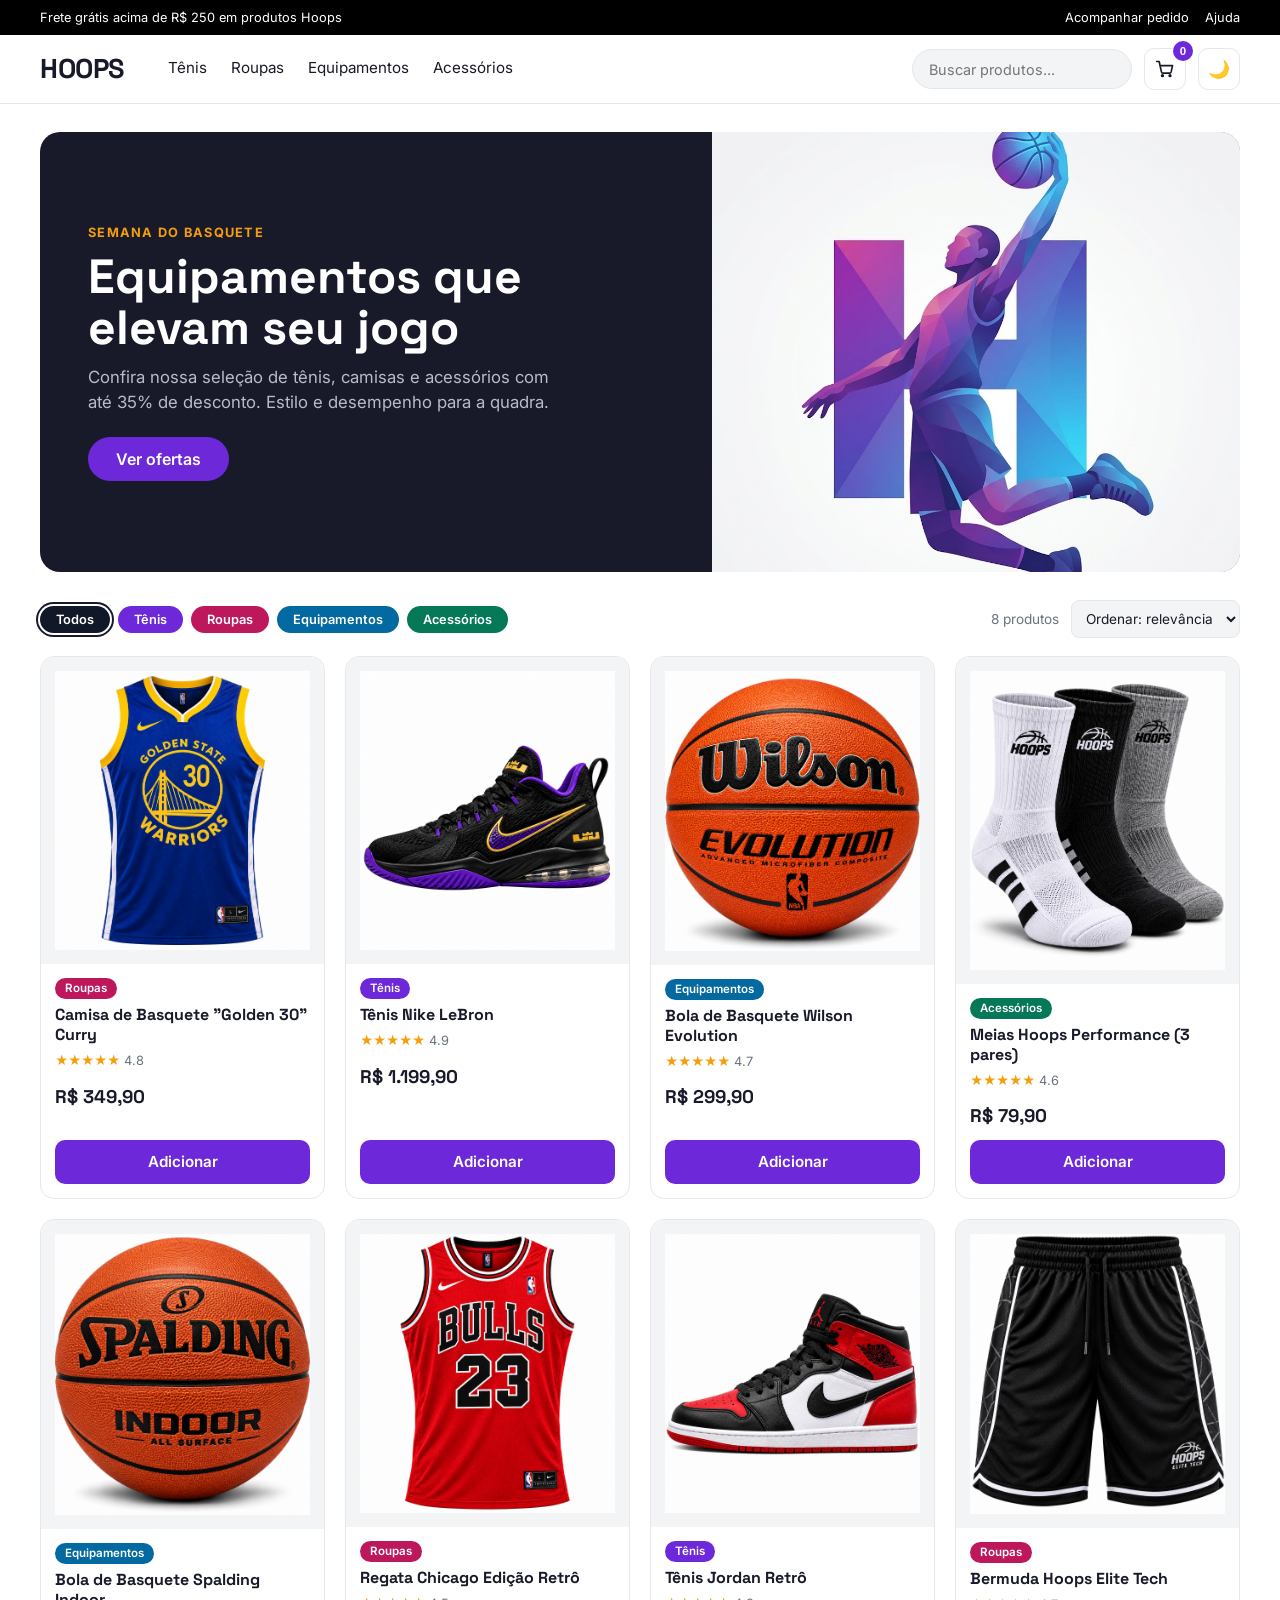
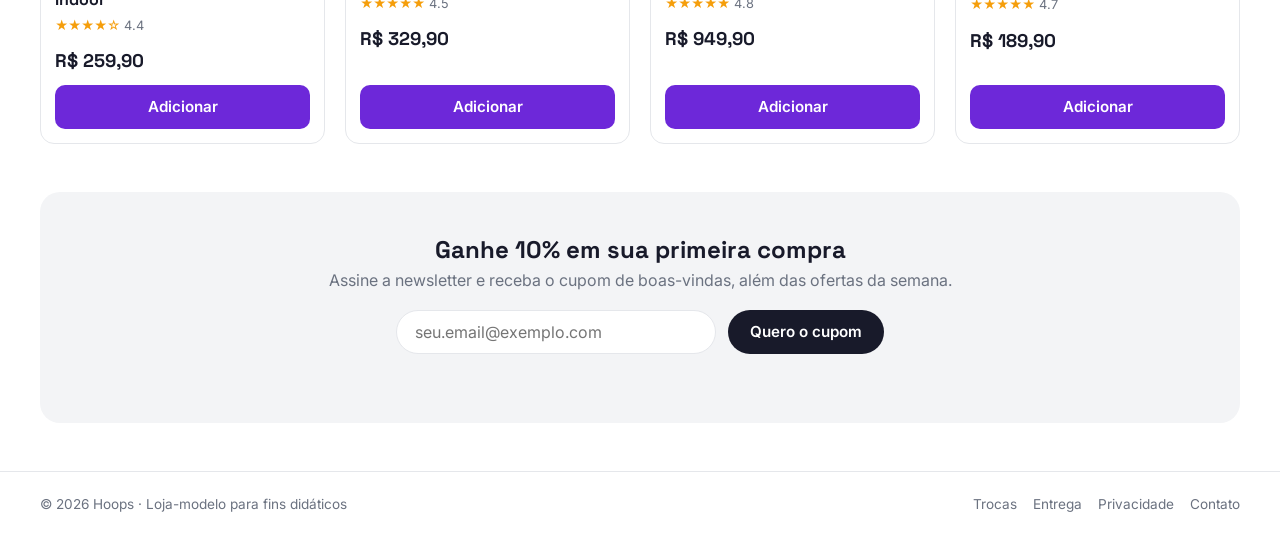
<file: index.html>
<!doctype html>
<html lang="pt-BR">
  <head>
    <meta charset="UTF-8" />
    <meta name="viewport" content="width=device-width, initial-scale=1.0" />
    <meta
      name="description"
      content="Hoops: loja virtual de tênis, roupas e equipamentos de basquete."
    />
    <title>Hoops | Loja de Basquete</title>
    <link rel="preconnect" href="https://fonts.googleapis.com" />
    <link rel="preconnect" href="https://fonts.gstatic.com" crossorigin />
    <link
      href="https://fonts.googleapis.com/css2?family=Inter:wght@400;600&family=Space+Grotesk:wght@500;700&display=swap"
      rel="stylesheet"
    />
    <link rel="stylesheet" href="./style/style.css" />
    <script type="module" src="./js/app.js"></script>
  </head>
  <body>
    <div class="topbar">
      <div class="container">
        <p>Frete grátis acima de R$ 250 em produtos Hoops</p>
        <p><a href="#">Acompanhar pedido</a><a href="#">Ajuda</a></p>
      </div>
    </div>

    <header class="masthead">
      <div class="container">
        <a class="logo" href="#inicio" aria-label="Hoops, início">HOOPS</a>

        <nav aria-label="Categorias">
          <a href="#produtos" data-cat="Tênis">Tênis</a>
          <a href="#produtos" data-cat="Roupas">Roupas</a>
          <a href="#produtos" data-cat="Equipamentos">Equipamentos</a>
          <a href="#produtos" data-cat="Acessórios">Acessórios</a>
        </nav>

        <div class="acoes">
          <input
            id="busca"
            class="busca"
            type="search"
            placeholder="Buscar produtos..."
            aria-label="Buscar produtos"
          />
          <button
            id="btn-carrinho"
            class="icone"
            type="button"
            aria-controls="drawer"
            aria-label="Abrir carrinho, 0 itens"
          >
            <svg
              width="20"
              height="20"
              viewBox="0 0 24 24"
              fill="none"
              stroke="currentColor"
              stroke-width="2"
              stroke-linecap="round"
              stroke-linejoin="round"
              aria-hidden="true"
            >
              <circle cx="9" cy="20" r="1" />
              <circle cx="18" cy="20" r="1" />
              <path
                d="M2 3h3l2.7 12.4a2 2 0 0 0 2 1.6h7.7a2 2 0 0 0 2-1.5L21 8H6"
              />
            </svg>
            <span id="contador" class="contador" aria-hidden="true">0</span>
          </button>
          <button
            id="btn-tema"
            class="icone"
            type="button"
            aria-label="Ativar tema escuro"
          >
            🌙
          </button>
        </div>
      </div>
    </header>

    <main id="inicio">
      <section class="hero container" aria-labelledby="titulo-hero">
        <div class="hero-texto">
          <p class="eyebrow">SEMANA DO BASQUETE</p>
          <h1 id="titulo-hero">Equipamentos que elevam seu jogo</h1>
          <p>
            Confira nossa seleção de tênis, camisas e acessórios com até 35% de
            desconto. Estilo e desempenho para a quadra.
          </p>
          <a class="btn btn-pill" href="#produtos">Ver ofertas</a>
        </div>
        <div class="hero-img">
          <img
            src="media/hoops-destaque.jpg"
            alt="Jogador de basquete em salto de enterrada diante da letra H"
          />
        </div>
      </section>

      <section
        id="produtos"
        class="container"
        aria-labelledby="titulo-produtos"
      >
        <h2 id="titulo-produtos" class="sr-only">Produtos</h2>

        <div class="toolbar">
          <div
            id="filtros"
            class="filtros"
            role="group"
            aria-label="Filtrar por categoria"
          ></div>
          <p id="total-produtos" class="total-produtos" aria-live="polite">
            0 produtos
          </p>
          <select id="ordem" aria-label="Ordenar produtos">
            <option value="relevancia">Ordenar: relevância</option>
            <option value="menor">Menor preço</option>
            <option value="maior">Maior preço</option>
            <option value="avaliacao">Melhor avaliação</option>
          </select>
        </div>

        <div id="grade" class="grade"></div>
        <p id="vazio" class="vazio" hidden>
          Nenhum produto encontrado. Tente outra busca ou categoria.
        </p>
      </section>

      <section class="newsletter container" aria-labelledby="titulo-news">
        <h2 id="titulo-news">Ganhe 10% em sua primeira compra</h2>
        <p>
          Assine a newsletter e receba o cupom de boas-vindas, além das ofertas
          da semana.
        </p>
        <form id="form-news" novalidate>
          <input
            id="email"
            type="email"
            placeholder="seu.email@exemplo.com"
            aria-label="Seu e-mail"
            required
          />
          <button class="btn btn-escuro" type="submit">Quero o cupom</button>
        </form>
        <p id="msg-news" role="status"></p>
      </section>
    </main>

    <footer>
      <div class="container">
        <p>© 2026 Hoops · Loja-modelo para fins didáticos</p>
        <p>
          <a href="#">Trocas</a><a href="#">Entrega</a
          ><a href="#">Privacidade</a><a href="#">Contato</a>
        </p>
      </div>
    </footer>

    <div id="overlay" class="overlay" hidden></div>
    <aside
      id="drawer"
      class="drawer"
      aria-labelledby="titulo-carrinho"
      aria-hidden="true"
    >
      <div class="drawer-topo">
        <h2 id="titulo-carrinho">Seu carrinho</h2>
        <button
          id="fechar-carrinho"
          class="icone"
          type="button"
          aria-label="Fechar carrinho"
        >
          ✕
        </button>
      </div>
      <ul id="itens-carrinho" class="itens"></ul>
      <p id="carrinho-vazio" class="vazio">
        Seu carrinho está vazio. Adicione um produto para começar.
      </p>
      <div class="drawer-rodape">
        <p class="linha-total">
          <span>Total</span><strong id="total">R$ 0,00</strong>
        </p>
        <button id="btn-finalizar" class="btn" type="button">
          Finalizar compra
        </button>
      </div>
    </aside>

    <div id="toasts" class="toasts" aria-live="polite"></div>
  </body>
</html>
</file>
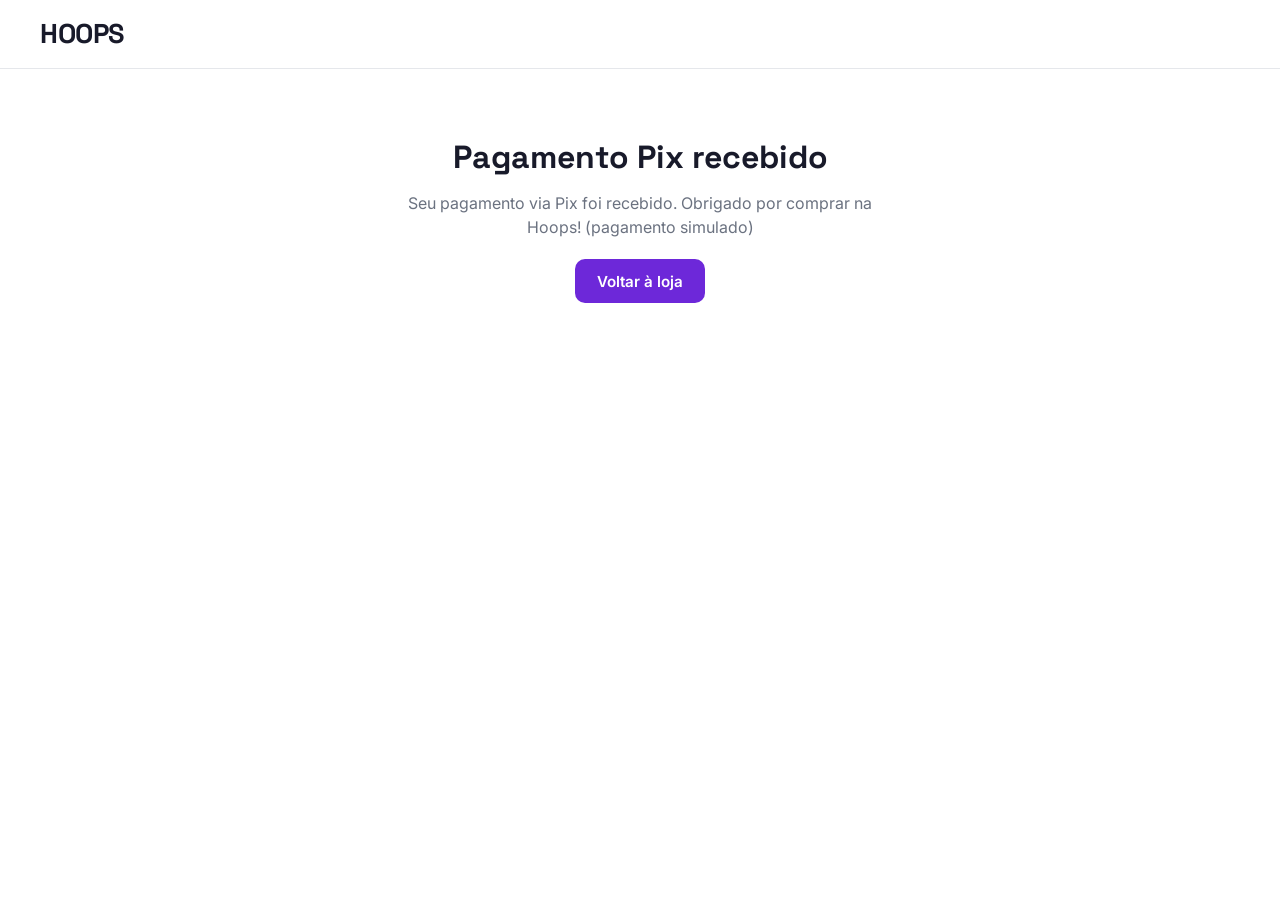
<file: confirmacao.html>
<!doctype html>
<html lang="pt-BR">
  <head>
    <meta charset="UTF-8" />
    <meta name="viewport" content="width=device-width, initial-scale=1.0" />
    <title>Pix recebido | Hoops</title>
    <link rel="preconnect" href="https://fonts.googleapis.com" />
    <link rel="preconnect" href="https://fonts.gstatic.com" crossorigin />
    <link href="https://fonts.googleapis.com/css2?family=Inter:wght@400;600&family=Space+Grotesk:wght@500;700&display=swap" rel="stylesheet" />
    <link rel="stylesheet" href="./style/style.css" />
    <link rel="stylesheet" href="./style/pagamento.css" />
  </head>
  <body>
    <header class="pg-topo">
      <div class="container">
        <a class="logo" href="index.html" aria-label="Hoops, voltar à loja">HOOPS</a>
      </div>
    </header>

    <main class="container confirmacao">
      <h1 id="titulo">Pagamento Pix recebido</h1>
      <p id="texto"></p>
      <a class="btn" href="index.html">Voltar à loja</a>
    </main>

    <script>
      try {
        const salvo = localStorage.getItem("hoops:tema");
        document.documentElement.dataset.tema = salvo || (matchMedia("(prefers-color-scheme: dark)").matches ? "dark" : "light");
      } catch { /* sem localStorage */ }

      const params = new URLSearchParams(location.search);
      const pedido = params.get("pedido") ?? "";
      const total = Number(params.get("total"));
      const texto = document.getElementById("texto");

      if (/^\d{1,8}$/.test(pedido) && Number.isFinite(total) && total > 0) {
        const valor = total.toLocaleString("pt-BR", { style: "currency", currency: "BRL" });
        texto.textContent = `Pedido #${pedido} pago com Pix. Total: ${valor}. Obrigado por comprar na Hoops! (pagamento simulado)`;
      } else {
        texto.textContent = "Seu pagamento via Pix foi recebido. Obrigado por comprar na Hoops! (pagamento simulado)";
      }
    </script>
  </body>
</html>
</file>
<file: style/style.css>
/* ===== Variáveis (paleta e tipografia) ===== */
:root {
  color-scheme: light;
  --paper: #ffffff;
  --ink: #181a2a;
  --slate: #6b7280;
  --mist: #f3f4f6;
  --line: #e5e7eb;
  --accent: #6d28d9;
  --accent-escuro: #5b21b6;
  --star: #f59e0b;
  --tenis: #6d28d9;
  --roupas: #be185d;
  --equipamentos: #0369a1;
  --acessorios: #047857;
  --font-titulo: "Space Grotesk", system-ui, sans-serif;
  --font-corpo: "Inter", system-ui, sans-serif;
  --raio: 14px;
  --hero-bg: #181a2a;
  --hero-texto: #b9bbc8;
  --hero-destaque: #f59e0b;
}

[data-tema="dark"] {
  color-scheme: dark;
  --paper: #0f1117;
  --ink: #f3f4f6;
  --slate: #9ca3af;
  --mist: #1a1d27;
  --line: #2a2e3b;
  --accent: #7c3aed;
  --accent-escuro: #6d28d9;
}

/* ===== Base ===== */
* {
  margin: 0;
  padding: 0;
  box-sizing: border-box;
}
[hidden] {
  display: none !important;
}
body {
  font-family: var(--font-corpo);
  background: var(--paper);
  color: var(--ink);
  line-height: 1.5;
}
h1,
h2,
h3,
.logo,
.preco {
  font-family: var(--font-titulo);
}
a {
  color: inherit;
}
img {
  max-width: 100%;
  display: block;
}
:focus-visible {
  outline: 3px solid var(--accent);
  outline-offset: 2px;
}
.container {
  width: min(1200px, 100% - 40px);
  margin-inline: auto;
}
.sr-only {
  position: absolute;
  width: 1px;
  height: 1px;
  overflow: hidden;
  clip: rect(0 0 0 0);
}

.btn {
  display: inline-flex;
  align-items: center;
  justify-content: center;
  min-height: 44px;
  padding: 10px 22px;
  border: 0;
  border-radius: 10px;
  background: var(--accent);
  color: #fff;
  font: 600 0.95rem var(--font-corpo);
  text-decoration: none;
  cursor: pointer;
  transition: background 0.2s;
}
.btn:hover {
  background: var(--accent-escuro);
}
.btn:disabled {
  opacity: 0.5;
  cursor: not-allowed;
}
.btn-pill {
  border-radius: 999px;
  margin-top: 18px;
}
.btn-escuro {
  background: var(--ink);
  color: var(--paper);
  border-radius: 999px;
}
.btn-escuro:hover {
  background: var(--slate);
}

/* ===== Barra superior e masthead ===== */
.topbar {
  background: #000;
  color: #fff;
  font-size: 0.8rem;
  padding: 8px 0;
}
.topbar .container,
.masthead .container,
footer .container {
  display: flex;
  align-items: center;
  justify-content: space-between;
  gap: 16px;
}
.topbar a,
footer a {
  margin-left: 16px;
  text-decoration: none;
}
.topbar a:hover,
footer a:hover {
  text-decoration: underline;
}

.masthead {
  position: sticky;
  top: 0;
  z-index: 20;
  background: var(--paper);
  border-bottom: 1px solid var(--line);
}
.masthead .container {
  height: 68px;
}
.logo {
  font-size: 1.7rem;
  font-weight: 700;
  letter-spacing: -0.5px;
  text-decoration: none;
}
nav {
  display: flex;
  gap: 24px;
  margin: 0 auto 0 28px;
}
nav a {
  padding: 4px 0;
  font-size: 0.95rem;
  text-decoration: none;
  border-bottom: 2px solid transparent;
}
nav a:hover {
  border-bottom-color: var(--accent);
}

.acoes {
  display: flex;
  align-items: center;
  gap: 12px;
}
.busca {
  width: 220px;
  height: 40px;
  padding: 0 16px;
  border: 1px solid var(--line);
  border-radius: 20px;
  background: var(--mist);
  color: var(--ink);
  font: inherit;
  font-size: 0.9rem;
}
.icone {
  position: relative;
  width: 42px;
  height: 42px;
  display: grid;
  place-items: center;
  border: 1px solid var(--line);
  border-radius: 10px;
  background: var(--paper);
  color: var(--ink);
  font-size: 1.1rem;
  cursor: pointer;
}
.icone:hover {
  background: var(--mist);
}
.contador {
  position: absolute;
  top: -8px;
  right: -8px;
  min-width: 20px;
  height: 20px;
  padding: 0 5px;
  display: grid;
  place-items: center;
  border-radius: 10px;
  background: var(--accent);
  color: #fff;
  font-size: 0.72rem;
  font-weight: 600;
}

/* ===== Hero ===== */
.hero {
  display: grid;
  grid-template-columns: 56fr 44fr;
  min-height: 440px;
  margin-top: 28px;
  overflow: hidden;              /* corta o painel roxo no canto arredondado */
  border-radius: 20px;
  background: var(--hero-bg);
  color: #fff;
}

.hero-texto {
  display: flex;
  flex-direction: column;
  justify-content: center;
  align-items: flex-start;
  padding: 40px 48px;
}

.eyebrow {
  margin-bottom: 10px;
  color: var(--hero-destaque);
  font-size: 0.8rem;
  font-weight: 700;
  letter-spacing: 0.1em;
}

.hero h1 {
  max-width: 16ch;
  margin-bottom: 12px;
  color: #fff;
  font-size: clamp(2rem, 4vw, 3rem);
  line-height: 1.05;
}

.hero-texto p:not(.eyebrow) {
  max-width: 42ch;
  color: var(--hero-texto);
  font-size: 1.05rem;
}

.hero .btn-pill {
  margin-top: 22px;
  padding: 12px 28px;
  font-size: 1rem;
}

.hero-img {
  display: grid;
  place-items: center;
  background: #f3f4f6;
  position: relative;
}

.hero-img img {
  position: absolute;
  inset: 0;
  width: 100%;
  height: 100%;
  object-fit: cover;
  object-position: center 30%;
}

/* ===== Filtros e ordenação ===== */
.toolbar {
  display: flex;
  flex-wrap: wrap;
  align-items: center;
  gap: 12px;
  margin: 28px 0 18px;
}
.filtros {
  display: flex;
  flex-wrap: wrap;
  gap: 8px;
  margin-right: auto;
}
.chip {
  padding: 6px 16px;
  border: 0;
  border-radius: 999px;
  background: var(--cor, #111827);
  color: #fff;
  font: 600 0.8rem var(--font-corpo);
  cursor: pointer;
}
.chip:hover {
  filter: brightness(1.15);
}
.chip[aria-pressed="true"] {
  box-shadow:
    0 0 0 2px var(--paper),
    0 0 0 4px var(--ink);
}
.total-produtos {
  color: var(--slate);
  font-size: 0.85rem;
}
select {
  height: 38px;
  padding: 0 10px;
  border: 1px solid var(--line);
  border-radius: 8px;
  background: var(--mist);
  color: var(--ink);
  font: inherit;
  font-size: 0.85rem;
}

/* ===== Grade de produtos ===== */
.grade {
  display: grid;
  grid-template-columns: repeat(auto-fill, minmax(230px, 1fr));
  gap: 20px;
}
.card {
  display: flex;
  flex-direction: column;
  overflow: hidden;
  border: 1px solid var(--line);
  border-radius: var(--raio);
  background: var(--paper);
  transition:
    transform 0.2s,
    box-shadow 0.2s;
}
.card:hover {
  transform: translateY(-3px);
  box-shadow: 0 8px 20px rgba(0, 0, 0, 0.12);
}
.card-img {
  aspect-ratio: 1;
  display: grid;
  place-items: center;
  padding: 14px;
  background: var(--mist);
}
.card-img img {
  width: 100%;
  height: 100%;
  object-fit: contain;
}
.card-corpo {
  flex: 1;
  display: flex;
  flex-direction: column;
  align-items: flex-start;
  gap: 6px;
  padding: 14px;
}
.card-corpo h3 {
  font-size: 1rem;
  line-height: 1.25;
}
.card-corpo .preco {
  margin: 6px 0 4px;
}
.card-corpo .btn {
  width: 100%;
  margin-top: auto;
}
.tag {
  padding: 2px 10px;
  border-radius: 999px;
  background: var(--cor);
  color: #fff;
  font-size: 0.72rem;
  font-weight: 600;
}
.nota {
  color: var(--star);
  font-size: 0.8rem;
}
.nota b {
  color: var(--slate);
  font-weight: 400;
}
.preco {
  font-size: 1.15rem;
  font-weight: 700;
}
.vazio {
  padding: 24px;
  text-align: center;
  color: var(--slate);
}

/* ===== Newsletter e rodapé ===== */
.newsletter {
  margin: 48px auto;
  padding: 40px 20px;
  background: var(--mist);
  border-radius: 20px;
  text-align: center;
}
.newsletter p {
  color: var(--slate);
}
.newsletter form {
  display: flex;
  flex-wrap: wrap;
  justify-content: center;
  gap: 12px;
  margin: 18px 0 8px;
}
.newsletter input {
  width: min(320px, 100%);
  height: 44px;
  padding: 0 18px;
  border: 1px solid var(--line);
  border-radius: 999px;
  background: var(--paper);
  color: var(--ink);
  font: inherit;
}
#msg-news {
  min-height: 1.5em;
  font-size: 0.9rem;
  font-weight: 600;
}
#msg-news.ok {
  color: var(--acessorios);
}
#msg-news.erro {
  color: #b91c1c;
}
footer {
  padding: 22px 0;
  border-top: 1px solid var(--line);
  color: var(--slate);
  font-size: 0.85rem;
}

/* ===== Carrinho lateral (drawer) ===== */
.overlay {
  position: fixed;
  inset: 0;
  z-index: 30;
  background: rgba(0, 0, 0, 0.5);
}
.drawer {
  position: fixed;
  top: 0;
  right: 0;
  bottom: 0;
  z-index: 40;
  width: min(420px, 100%);
  display: flex;
  flex-direction: column;
  background: var(--paper);
  border-left: 1px solid var(--line);
  transform: translateX(100%);
  visibility: hidden;
  transition:
    transform 0.3s,
    visibility 0.3s;
}
.drawer.aberto {
  transform: none;
  visibility: visible;
}
.drawer-topo {
  display: flex;
  align-items: center;
  justify-content: space-between;
  padding: 18px 20px;
  border-bottom: 1px solid var(--line);
}
.itens {
  flex: 1;
  overflow-y: auto;
  padding: 0 20px;
  list-style: none;
}
.item {
  display: grid;
  grid-template-columns: 72px 1fr auto;
  gap: 12px;
  align-items: start;
  padding: 16px 0;
  border-bottom: 1px solid var(--line);
}
.item img {
  width: 72px;
  height: 72px;
  padding: 6px;
  object-fit: contain;
  border-radius: 10px;
  background: var(--mist);
}
.item h3 {
  font-size: 0.95rem;
}
.qtd {
  display: flex;
  align-items: center;
  gap: 10px;
  margin-top: 6px;
}
.qtd button {
  width: 36px;
  height: 36px;
  border: 1px solid var(--line);
  border-radius: 8px;
  background: var(--paper);
  color: var(--ink);
  font-size: 1.1rem;
  cursor: pointer;
}
.qtd button:hover:not(:disabled) {
  background: var(--mist);
}
.qtd button:disabled {
  opacity: 0.4;
  cursor: not-allowed;
}
.link {
  border: 0;
  background: none;
  color: var(--slate);
  font: inherit;
  font-size: 0.85rem;
  text-decoration: underline;
  cursor: pointer;
}
.link:hover {
  color: var(--ink);
}
.drawer-rodape {
  padding: 20px;
  border-top: 1px solid var(--line);
}
.linha-total {
  display: flex;
  align-items: baseline;
  justify-content: space-between;
  margin-bottom: 14px;
}
.linha-total strong {
  font: 700 1.6rem var(--font-titulo);
}
.drawer-rodape .btn {
  width: 100%;
}

/* ===== Toast ===== */
.toasts {
  position: fixed;
  left: 50%;
  bottom: 20px;
  z-index: 50;
  display: flex;
  flex-direction: column;
  align-items: center;
  gap: 8px;
  transform: translateX(-50%);
}
.toast {
  padding: 12px 20px;
  border-radius: 999px;
  background: #181a2a;
  color: #fff;
  font-size: 0.9rem;
  box-shadow: 0 6px 18px rgba(0, 0, 0, 0.25);
}

/* ===== Responsivo ===== */
@media (max-width: 900px) {
  .hero {
    grid-template-columns: 1fr;
    padding: 28px;
  }

  .hero-img {
    min-height: 320px;
  }

  .hero img {
    max-height: 240px;
  }

  .hero-texto {
    padding: 28px;
  }

  .masthead .container {
    height: auto;
    flex-wrap: wrap;
    padding: 12px 0;
  }
  nav {
    order: 3;
    width: 100%;
    margin: 0;
    gap: 20px;
    overflow-x: auto;
  }
  .busca {
    width: 170px;
  }
}

@media (max-width: 600px) {
  .topbar .container {
    flex-direction: column;
    gap: 2px;
    text-align: center;
  }
  .busca {
    width: 120px;
  }
  .grade {
    grid-template-columns: repeat(2, 1fr);
    gap: 12px;
  }
  .card-corpo {
    padding: 10px;
  }
  .card-corpo h3 {
    font-size: 0.9rem;
  }
  footer .container {
    flex-direction: column;
    align-items: flex-start;
  }
  footer a {
    margin: 0 16px 0 0;
  }
}

@media (prefers-reduced-motion: reduce) {
  * {
    transition: none !important;
  }
}
</file>
<file: style/pagamento.css>
:root { --erro: #b91c1c; --ok: #047857; }
[data-tema="dark"] { --erro: #f87171; --ok: #34d399; }

.pg-topo { border-bottom: 1px solid var(--line); }
.pg-topo .container { display: flex; align-items: center; justify-content: space-between; height: 68px; }
.pg-topo a:not(.logo) { font-size: 0.9rem; }

.pg-layout { display: grid; grid-template-columns: 1fr 380px; gap: 32px; align-items: start; margin: 32px auto 56px; }
.pg-layout h1 { margin-bottom: 18px; font-size: 2rem; }

fieldset { margin-bottom: 18px; padding: 18px 20px; border: 1px solid var(--line); border-radius: var(--raio); }
legend { padding: 0 8px; font: 700 1.05rem var(--font-titulo); }

.campo { display: block; margin-bottom: 12px; font-size: 0.85rem; font-weight: 600; }
.campo input, .campo select {
  width: 100%; height: 44px; margin-top: 4px; padding: 0 14px;
  border: 1px solid var(--line); border-radius: 10px;
  background: var(--paper); color: var(--ink); font: inherit; font-weight: 400;
}
.linha { display: grid; grid-template-columns: 1fr 1fr; gap: 12px; }

.opcoes { display: grid; grid-template-columns: 1fr 1fr; gap: 12px; margin-bottom: 16px; }
.opcao { display: flex; align-items: center; gap: 10px; padding: 14px; border: 2px solid var(--line); border-radius: 12px; font-weight: 600; cursor: pointer; }
.opcao:has(input:checked) { border-color: var(--accent); background: var(--mist); }
.opcao:focus-within { outline: 3px solid var(--accent); outline-offset: 2px; }
.opcao input { width: 18px; height: 18px; accent-color: var(--accent); }
.opcao small { display: block; color: var(--ok); font-weight: 600; }

.pix { display: grid; grid-template-columns: 150px 1fr; gap: 18px; align-items: center; }
.qr { width: 150px; height: 150px; display: grid; place-items: center; padding: 10px; border: 2px dashed var(--line); border-radius: 12px; color: var(--slate); font-size: 0.8rem; text-align: center; }
.pix p { color: var(--slate); font-size: 0.9rem; }
.pix textarea { width: 100%; height: 84px; margin: 8px 0 10px; padding: 10px; border: 1px solid var(--line); border-radius: 10px; background: var(--mist); color: var(--ink); font: 0.75rem monospace; resize: none; }

.erros { margin-bottom: 14px; padding: 12px 16px 12px 32px; border-left: 4px solid var(--erro); border-radius: 6px; background: var(--mist); color: var(--erro); font-size: 0.9rem; }
#btn-pagar { width: 100%; }
.aviso { margin-top: 10px; color: var(--slate); font-size: 0.8rem; text-align: center; }

.pg-resumo { position: sticky; top: 20px; padding: 20px; border: 1px solid var(--line); border-radius: var(--raio); background: var(--mist); }
.pg-resumo h2 { margin-bottom: 12px; font-size: 1.2rem; }
.resumo-itens { margin-bottom: 12px; list-style: none; }
.resumo-itens li { display: flex; justify-content: space-between; gap: 12px; padding: 8px 0; border-bottom: 1px solid var(--line); font-size: 0.9rem; }
.valores div { display: flex; justify-content: space-between; padding: 4px 0; }
.valores .desconto { color: var(--ok); }
.valores .total { margin-top: 6px; padding-top: 10px; border-top: 2px solid var(--ink); font: 700 1.3rem var(--font-titulo); }

.confirmacao { max-width: 520px; margin: 64px auto; text-align: center; }
.confirmacao h1 { margin-bottom: 10px; }
.confirmacao p { color: var(--slate); }
.confirmacao .btn { margin-top: 20px; }

@media (max-width: 900px) {
  .pg-layout { grid-template-columns: 1fr; }
  .pg-resumo { position: static; order: -1; }
}
@media (max-width: 600px) {
  .opcoes, .pix { grid-template-columns: 1fr; }
  .qr { margin: 0 auto; }
}

.qr { padding: 0; border: 0; background: #fff; overflow: hidden; }
.qr img { width: 100%; height: 100%; image-rendering: pixelated; }
</file>
